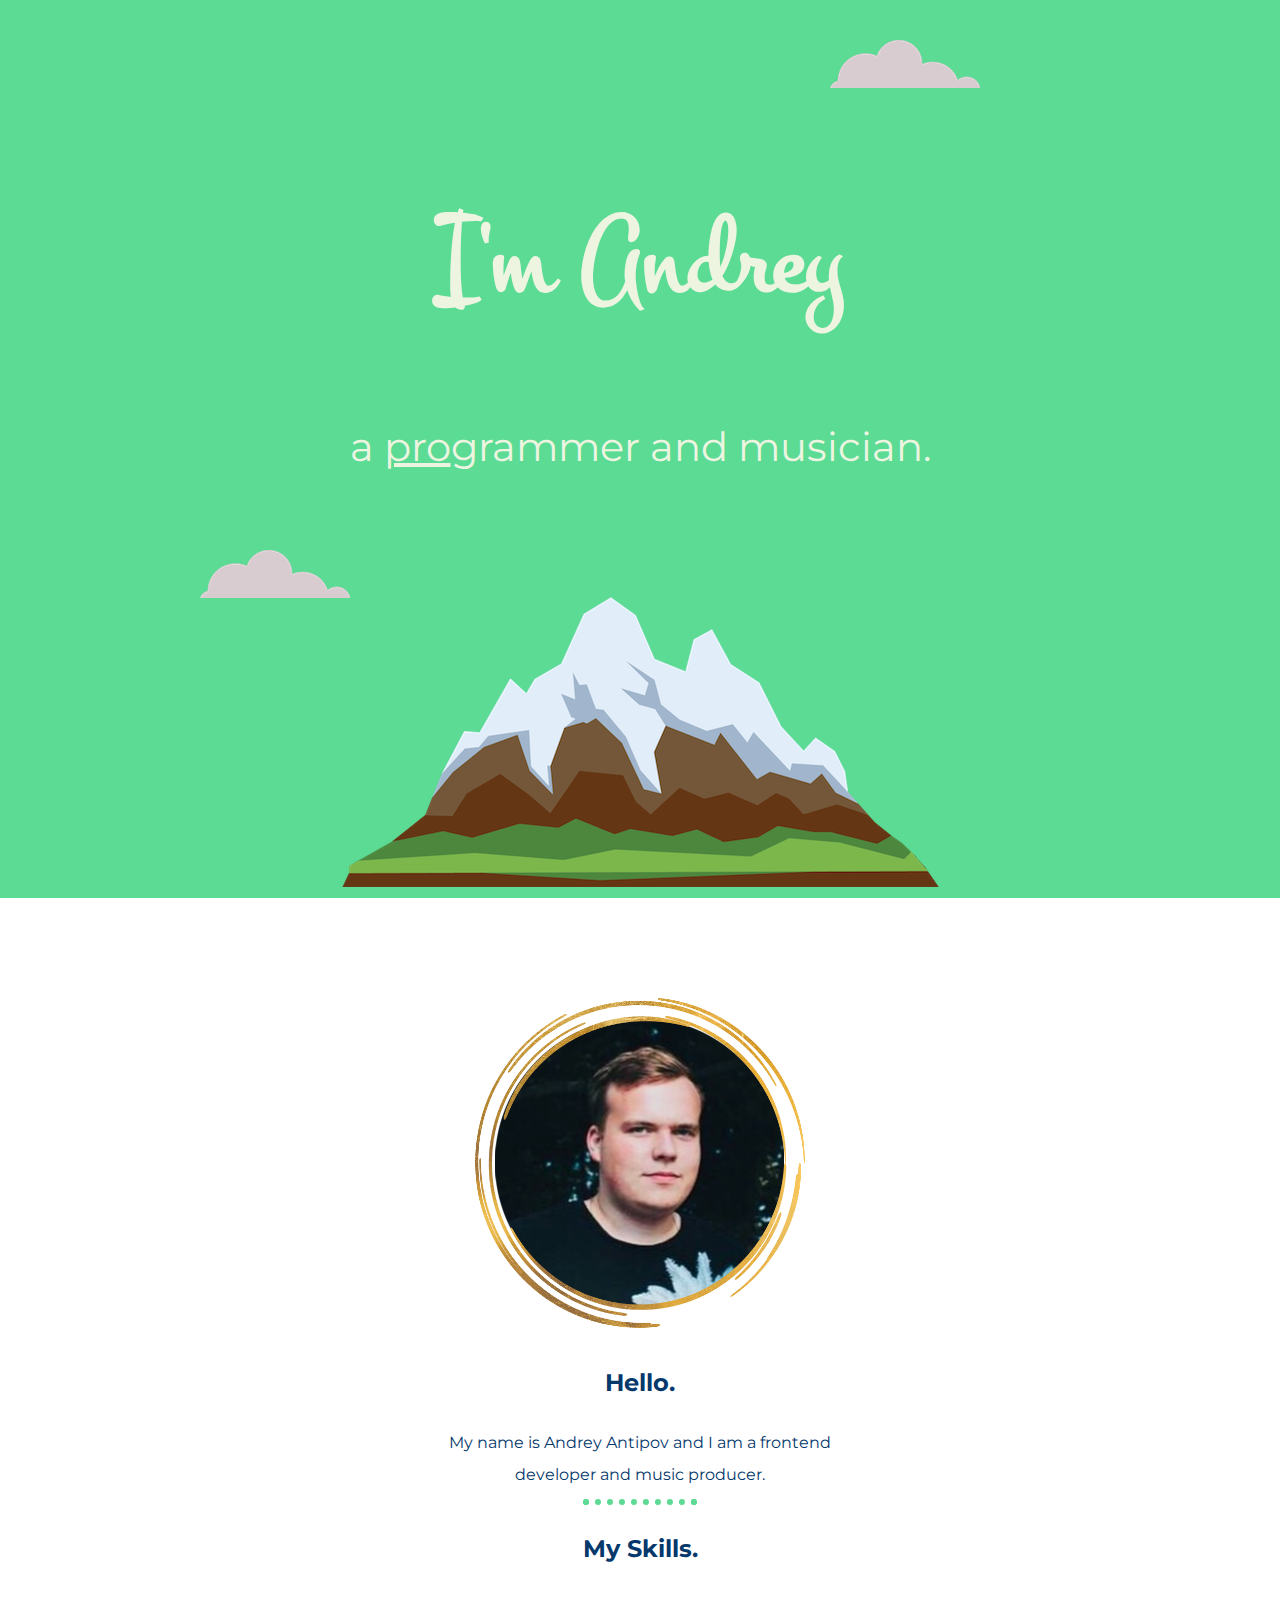
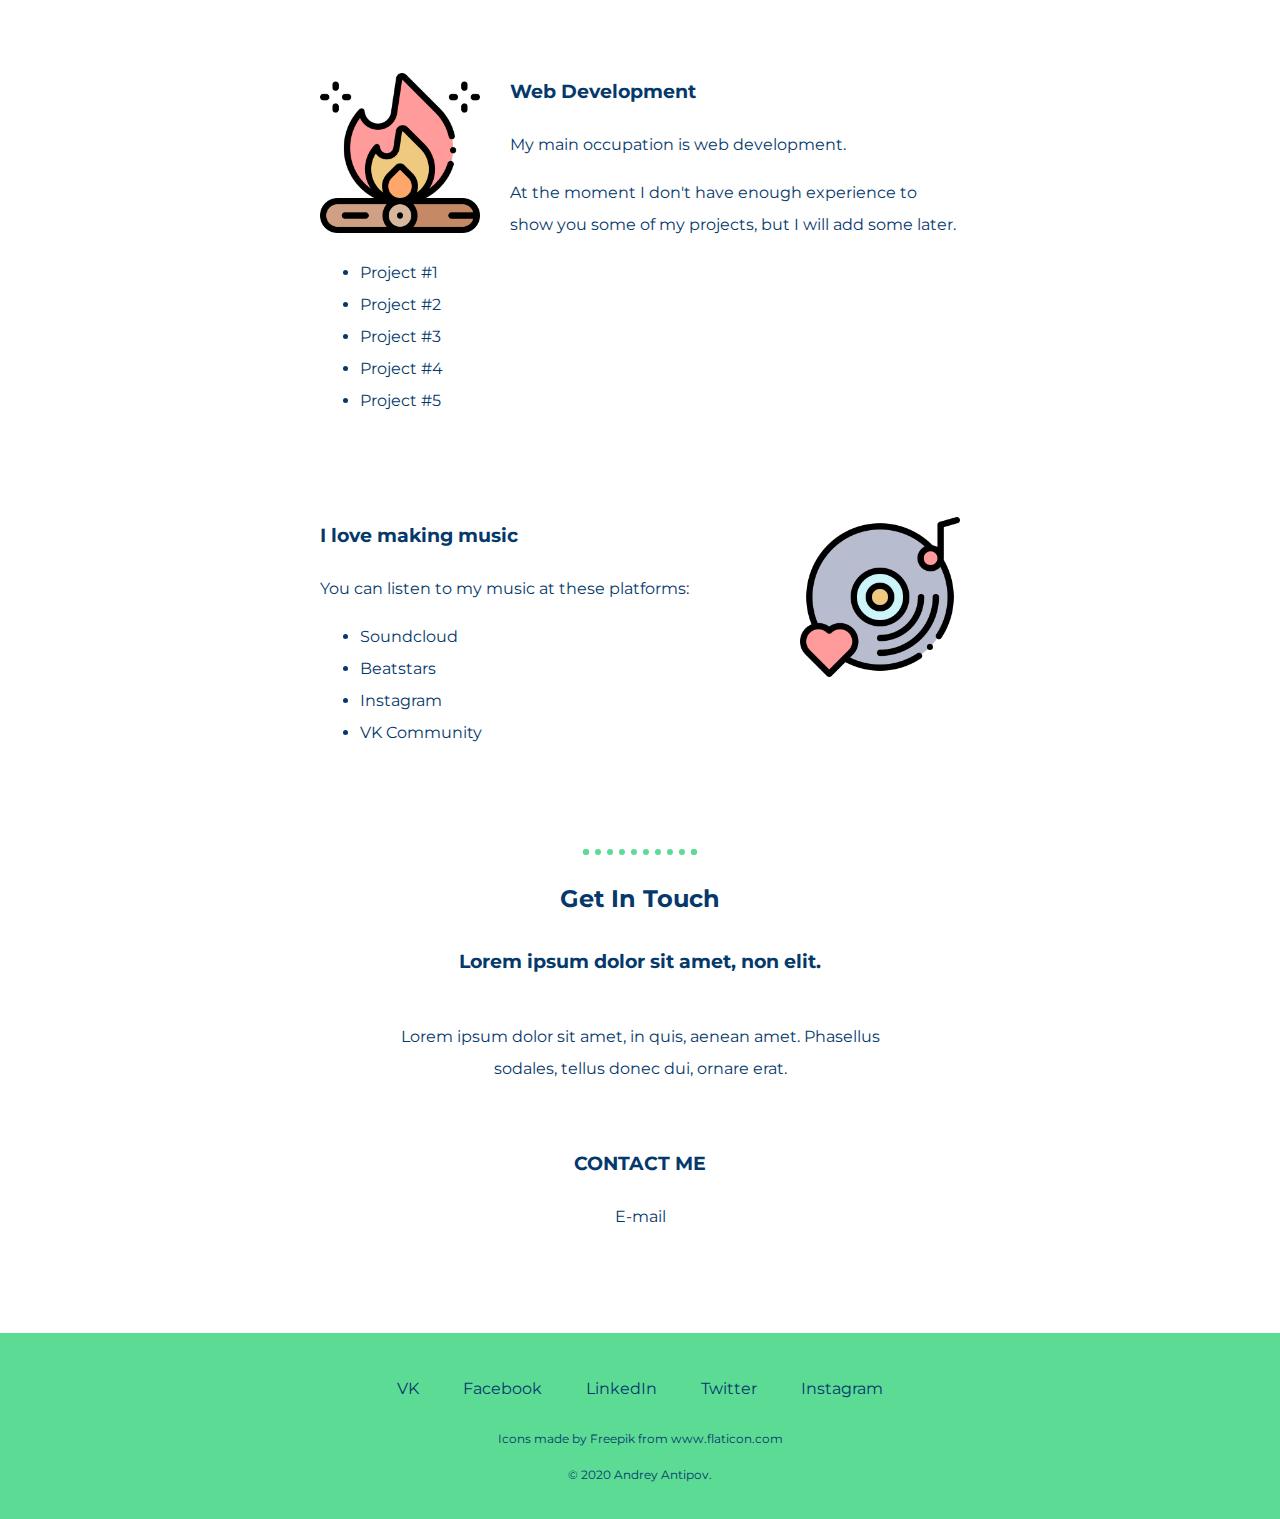
<file: index.html>
<!DOCTYPE html>
<html lang="en">
<head>
    <meta charset="UTF-8">
    <meta name="viewport" content="width=, initial-scale=1.0">
    <link rel="stylesheet" href="styles/index.css">
    <link rel="apple-touch-icon" sizes="180x180" href="/apple-touch-icon.png">
    <link rel="icon" type="image/png" sizes="32x32" href="/favicon-32x32.png">
    <link rel="icon" type="image/png" sizes="16x16" href="/favicon-16x16.png">
    <link rel="manifest" href="/site.webmanifest">
    <link rel="mask-icon" href="/safari-pinned-tab.svg" color="#5bbad5">
    <link href="https://fonts.googleapis.com/css2?family=Montserrat:wght@300;400;700&display=swap" rel="stylesheet">
    <link href="https://fonts.googleapis.com/css2?family=Montez&display=swap" rel="stylesheet">
    <meta name="msapplication-TileColor" content="#da532c">
    <meta name="theme-color" content="#ffffff">
    <title>Andrew Antipov</title>
</head>
<body>
    <div class="top-container">
        <img class="top-cloud" src="img/cloud.png" alt="cloud-img">
        <h1>I'm Andrey</h1>
        <h2 class="top-text">a <span class="pro">pro</span>grammer and musician.</h2>
        <img class="bottom-cloud" src="img/cloud.png" alt="cloud-img">
        <img class="mountain" src="img/mountain.png" alt="mountain-img">
    </div>
    <div class="middle-container">
        <div class="profile">
          <img src="img/1654_oooo.plus.png" alt="Andrey profile photo">
          <h2>Hello.</h2>
          <p class="intro">My name is Andrey Antipov and I am a frontend developer and music producer.</p>
        </div>
        <hr>
        <div class="skills">
          <h2>My Skills.</h2>
          <div class="skill-row">
            <img class="camping" src="img/camping.png" alt="camping icon">
            <h3>Web Development</h3>
            <p>My main occupation is web development.</p>
            <p>At the moment I don't have enough experience to show you some of my projects, but I will add some later.</p>
            <ul>
                <li><a href="#">Project #1</a></li>
                <li><a href="#">Project #2</a></li>
                <li><a href="#">Project #3</a></li>
                <li><a href="#">Project #4</a></li>
                <li><a href="#">Project #5</a></li>
            </ul>
          </div>
          <div class="skill-row">
            <img class="music-img" src="img/song.png" alt="music icon">
            <h3>I love making music</h3>
            <p>You can listen to my music at these platforms:</p>
            <ul>
                <li><a href="https://soundcloud.com/andrewmarlu">Soundcloud</a></li>
                <li><a href="https://beatstars.com/andrewmarlu">Beatstars</a></li>
                <li><a href="https://instagram.com/andrewmarluofficial">Instagram</a></li>
                <li><a href="https://vk.com/beatsandrewmarlu">VK Community</a></li>
            </ul>
          </div>
        </div>
        <hr>
        <div class="contact-me">
          <h2>Get In Touch</h2>
          <h3>Lorem ipsum dolor sit amet, non elit.</h3>
          <p class="contact-message">Lorem ipsum dolor sit amet, in quis, aenean amet. Phasellus sodales, tellus donec dui, ornare erat.</p>
          <h3>CONTACT ME</h3>
          <a class="btn" href="mailto:andrewmarlu@gmail.com">E-mail</a>
        </div>
      </div>
      
      
      <div class="bottom-container">
        <a class="footer-link" href="https://www.vk.com/andrewmarlu">VK</a>
        <a class="footer-link" href="https://www.facebook.com/andrewmarlu">Facebook</a>
        <a class="footer-link" href="https://www.linkedin.com/andrewmarlu">LinkedIn</a>
        <a class="footer-link" href="https://twitter.com/andrewmarlu">Twitter</a>
        <a class="footer-link" href="https://www.instagram.com/andrewmarluofficial">Instagram</a>
        <hr>
        <div class="icons-author copyright">Icons made by <a href="https://www.flaticon.com/authors/freepik" title="Freepik">Freepik</a> from <a href="https://www.flaticon.com/" title="Flaticon">www.flaticon.com</a></div>
        <p class="copyright">© 2020 Andrey Antipov.</p>
      </div>      
</body>
</html>
</file>
<file: styles/index.css>
body {
    margin: 0px;
    text-align: center;
    font-family: 'Montserrat', sans-serif;
    font-size: 16px;
    line-height: 2;
}

h1 {
    color: #edf5e1;
    margin: 50px auto 0 auto;
    font-family: 'Montez', cursive;
    font-size: 7rem;
}

.intro {
    width: 30%;
    margin: auto;
}

hr {
   border: dotted #5cdb95 6px;
   border-bottom: none;
   width: 8%;
}

.top-text {
    font-size: 2.5rem;
    color: #edf5e1;
    font-weight: normal;
    padding-bottom: 10px;
}

p {
    color: #05386b;
}

a {
    color: #05386b;
    text-decoration: none;
    transition: color 0.2s linear;
}

a:hover {
    color: #5cdb95;
}

.top-container {
    background-color: #5cdb95;
    position: relative;
    padding-top: 100px;
}

.top-text {
    color: #edf5e1;
}

.pro {
    text-decoration: underline;
}

.top-cloud {
    position: absolute;
    right: 300px;
    top: 40px;
}

.bottom-cloud {
    position: absolute;
    left: 200px;
    bottom: 300px;
}

.middle-container {
    color: #05386b;
    margin: 100px 0;

}

.icons-author {
    color: #05386b;
}

.skill-row {
    width: 50%;
    margin: 100px auto 100px auto ;
    text-align: left;
}

.camping {
    width: 25%;
    float: left;
    margin-right: 30px;
}

.music-img {
    width: 25%;
    float: right;
    margin-left: 30px;
}

.contact-message {
    width: 40%;
    margin: 40px auto 60px;
}

.bottom-container {
    background-color: #5cdb95;
    padding: 40px 0 20px;
}

.footer-link {
    margin: 10px 20px;
}

.footer-link:hover {
    color: #edf5e1;
}

.copyright {
    font-size: 0.75rem;
}
</file>
